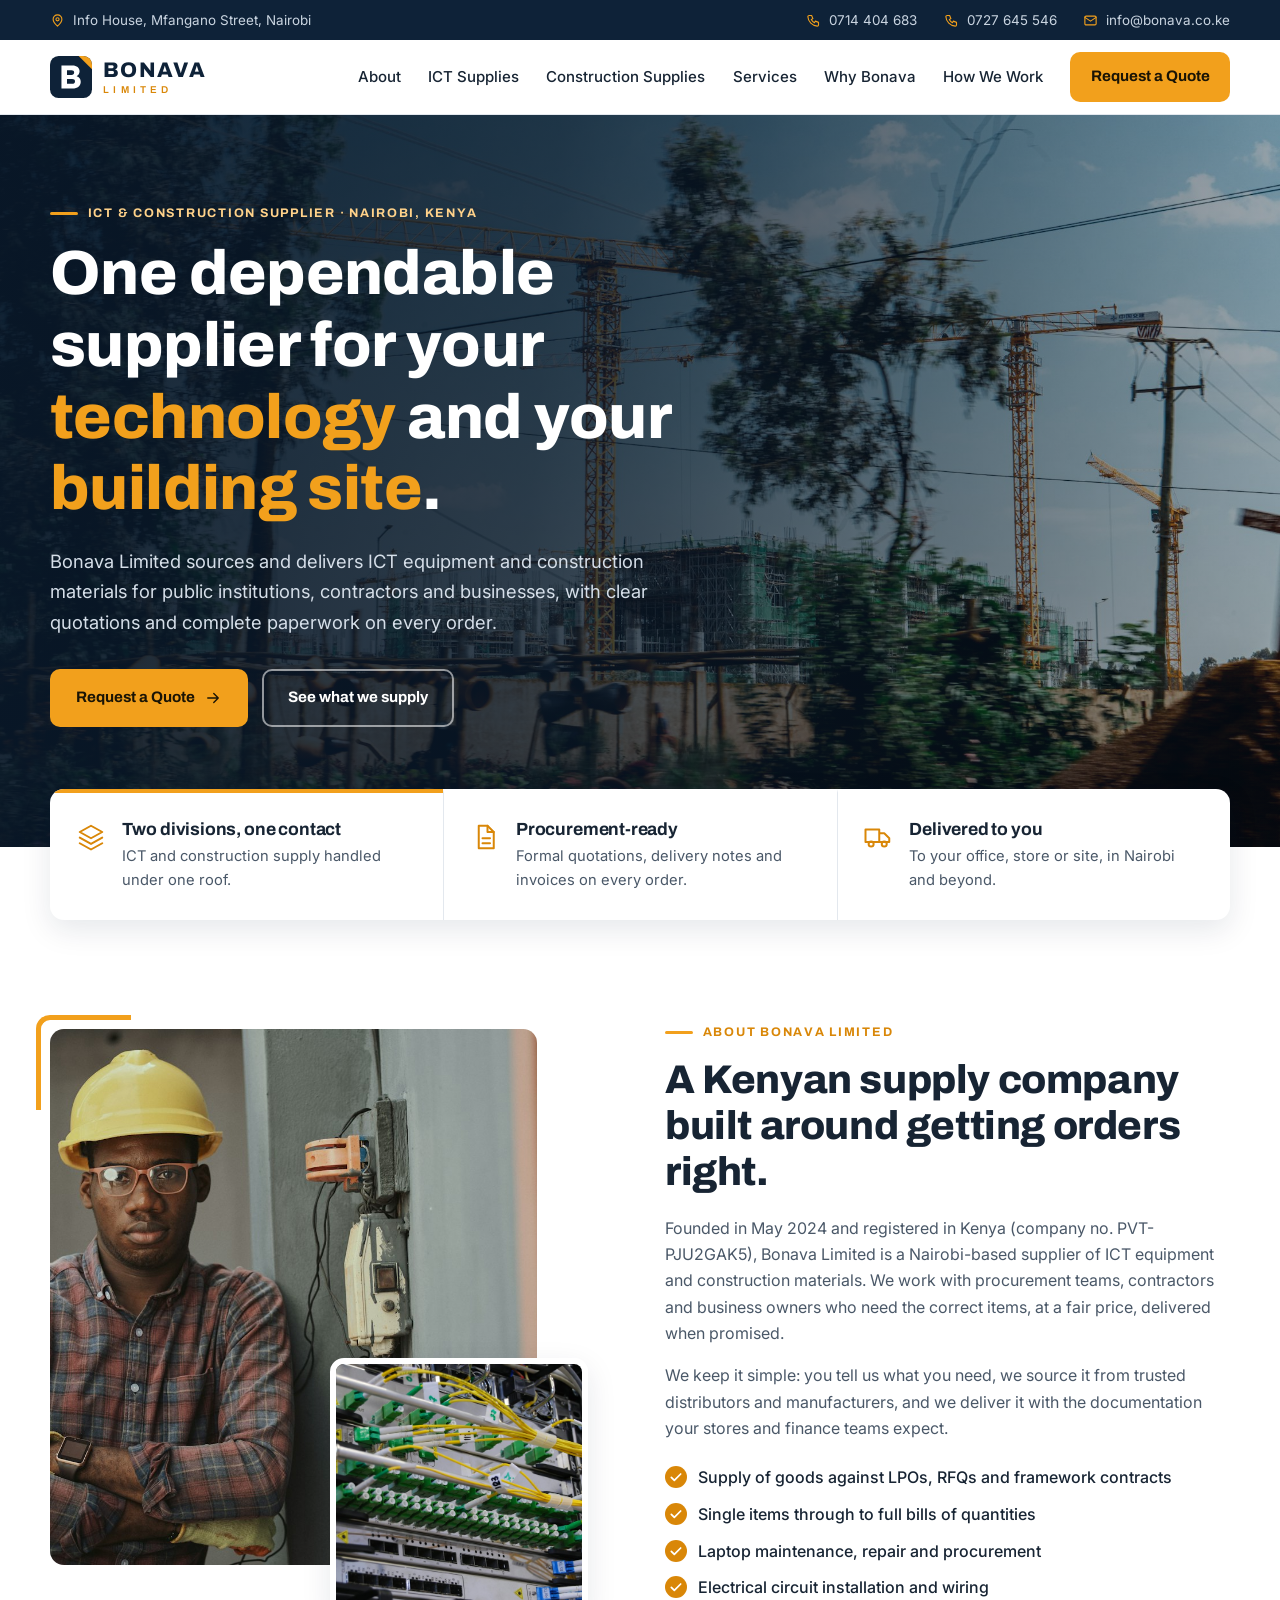
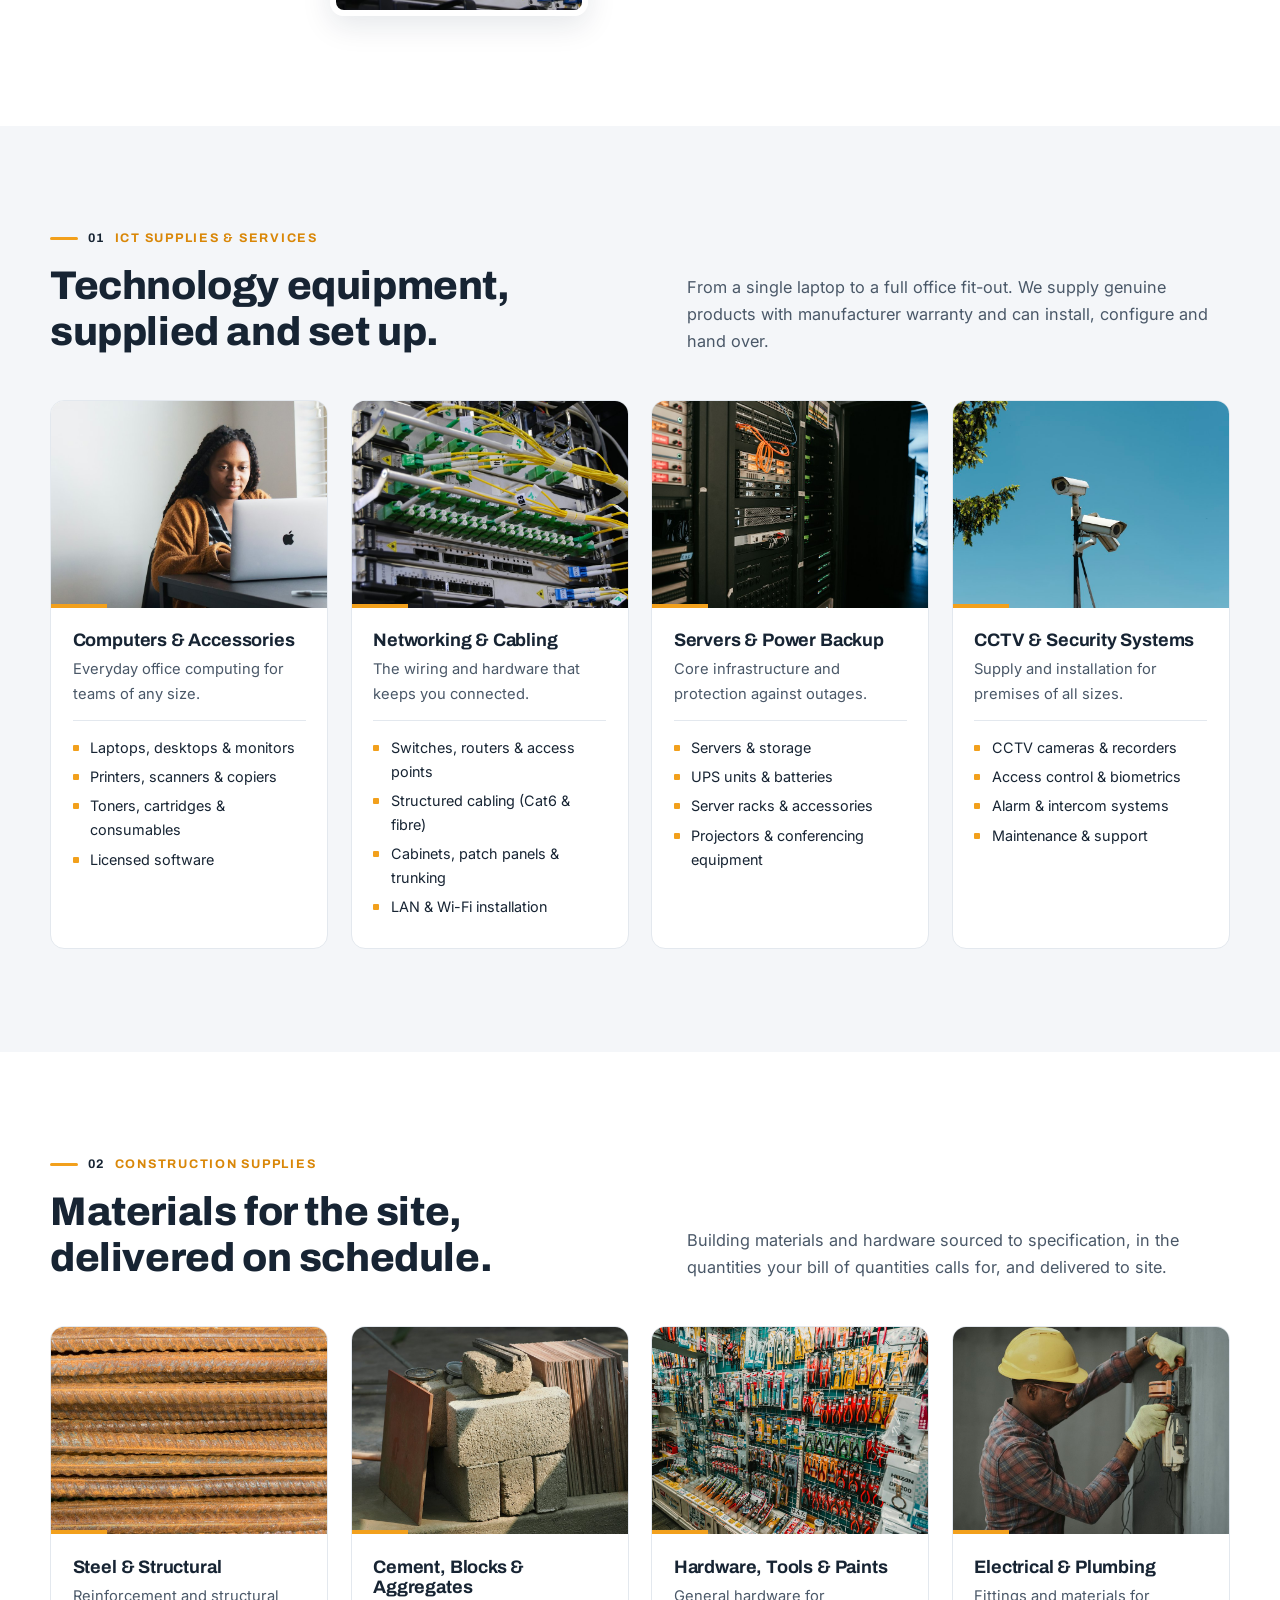
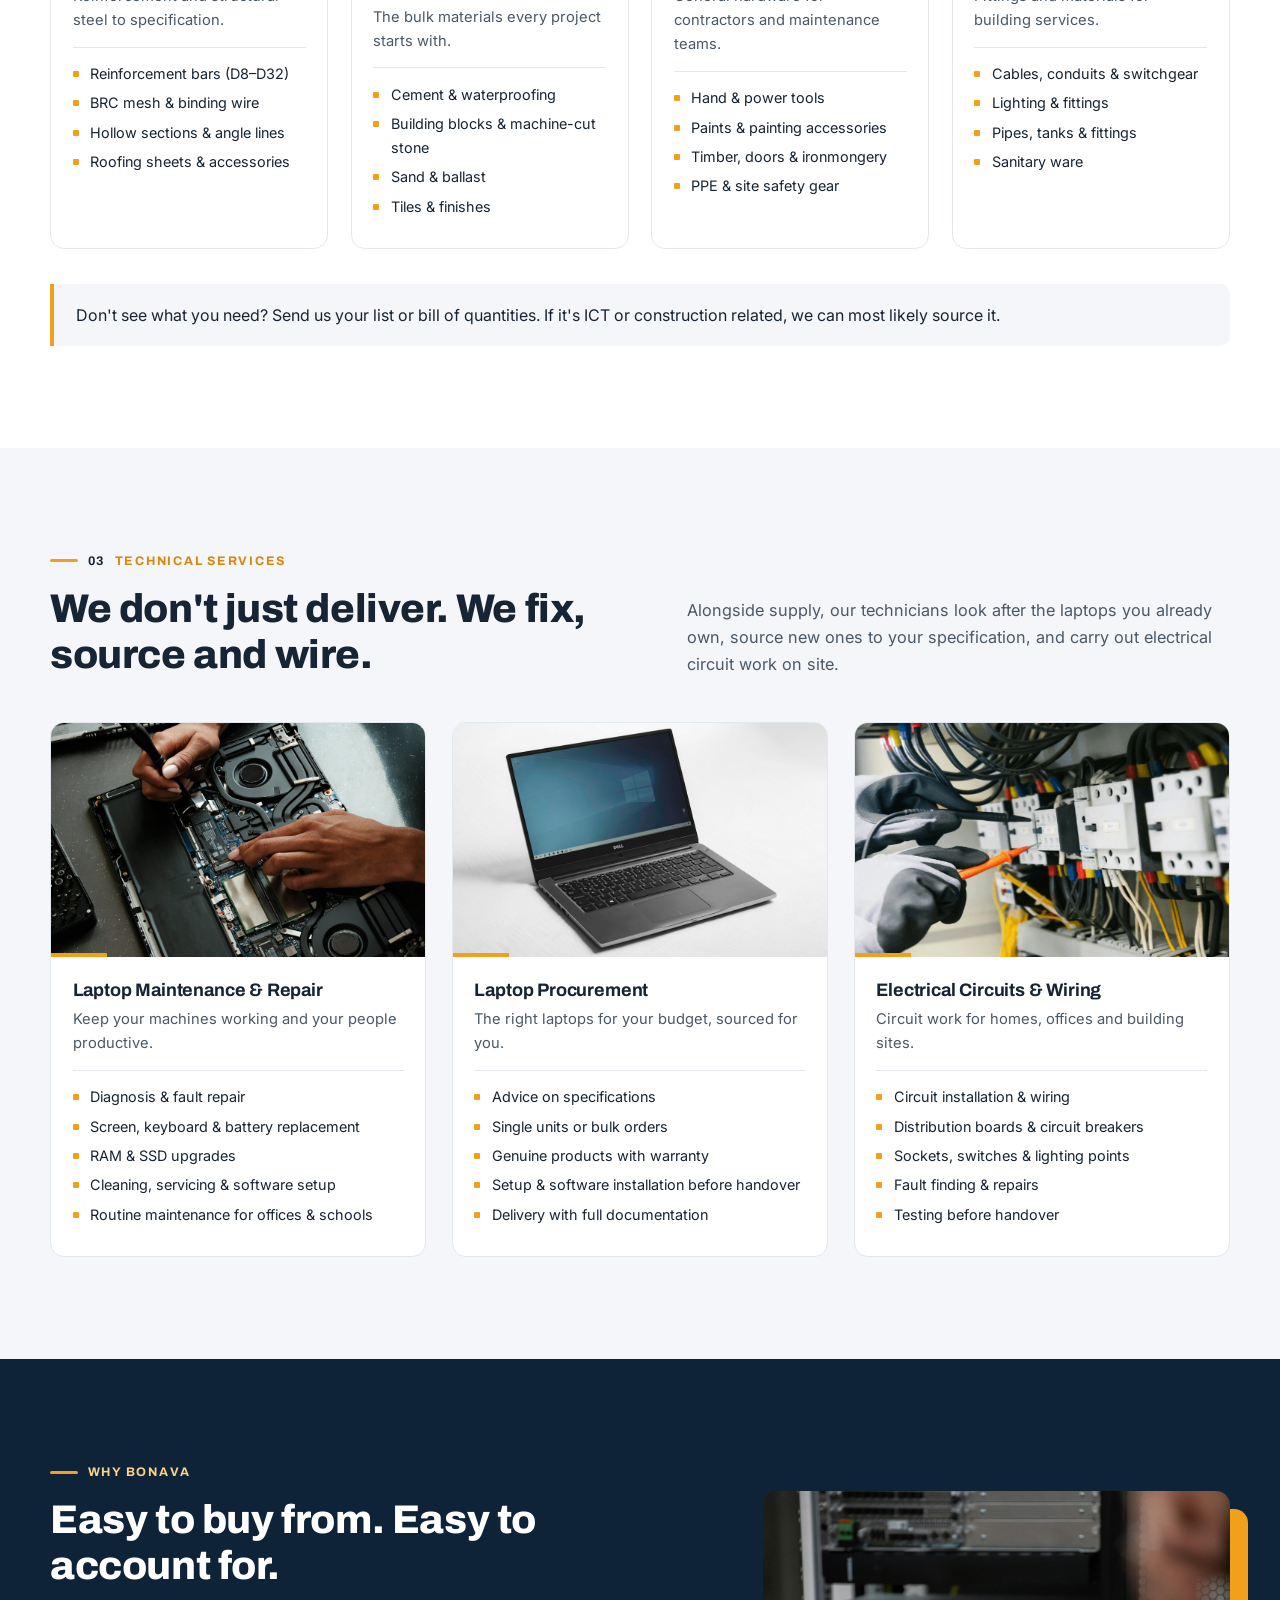
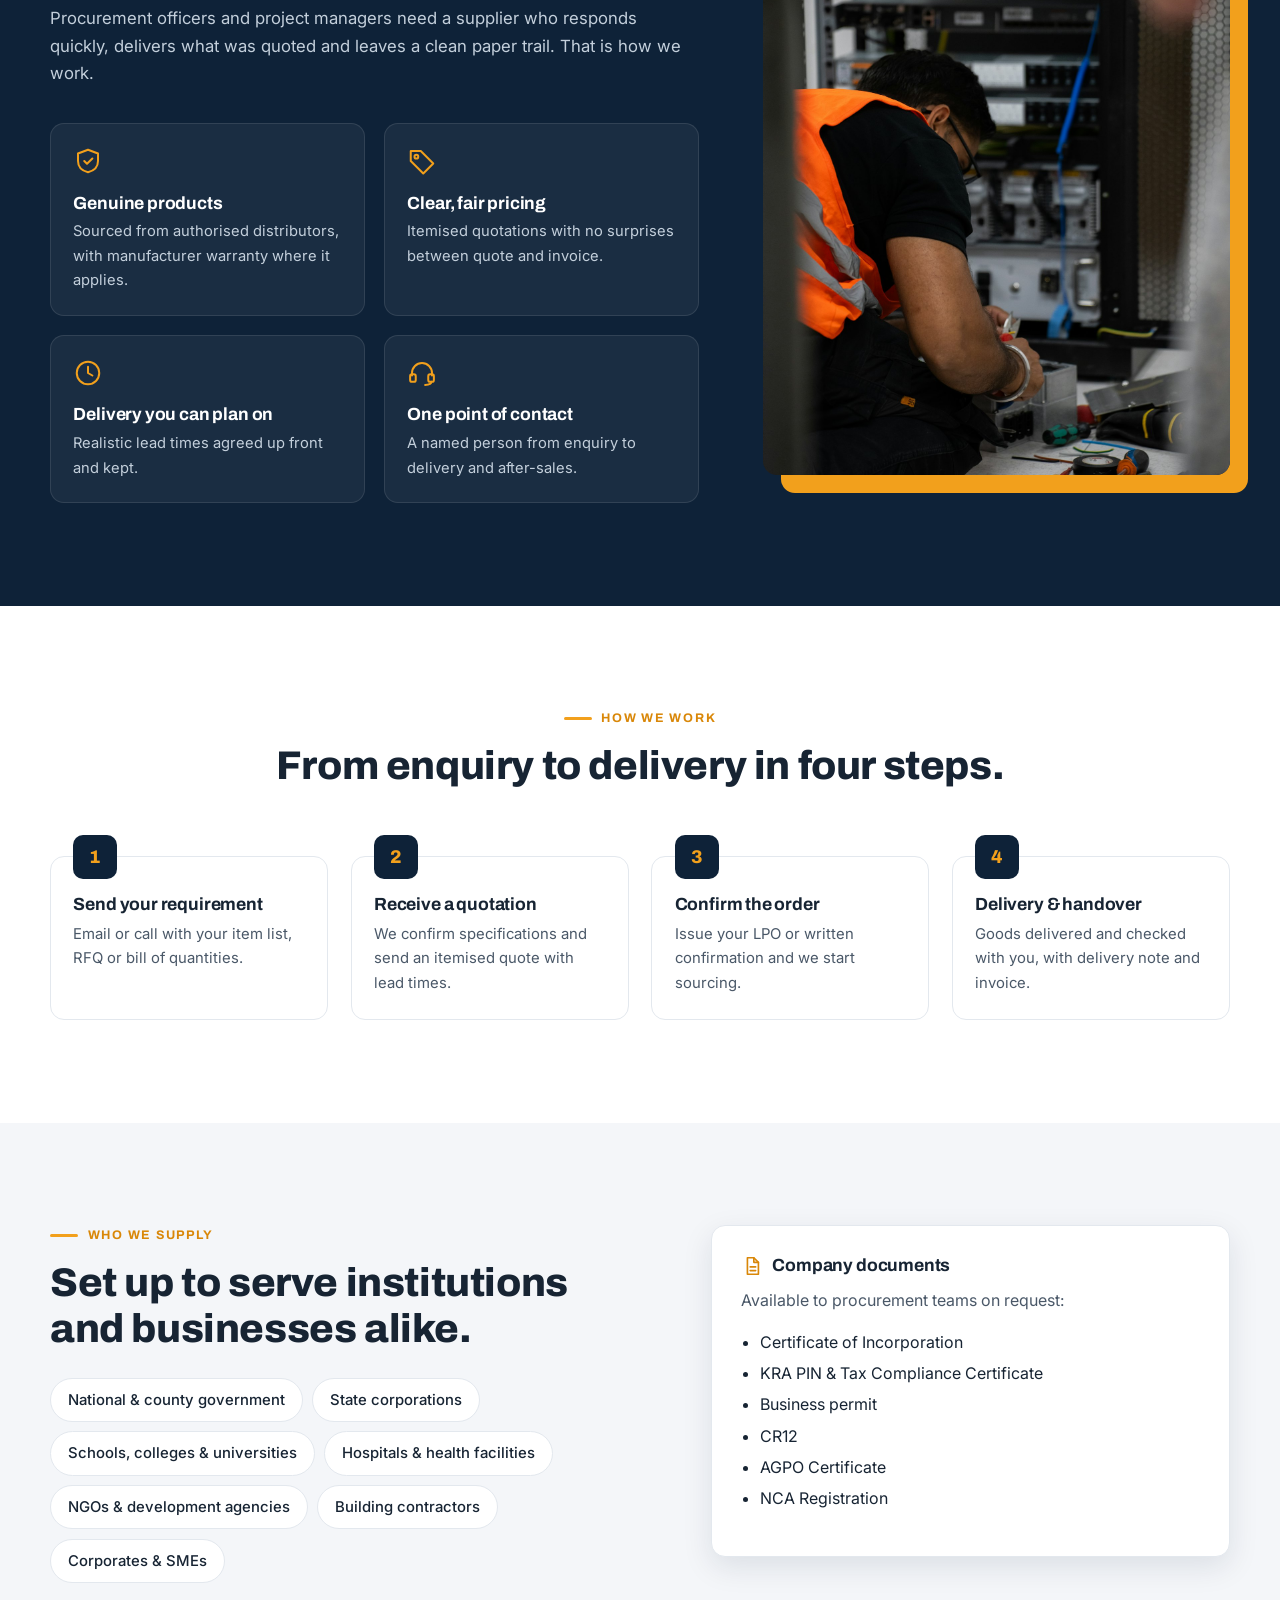
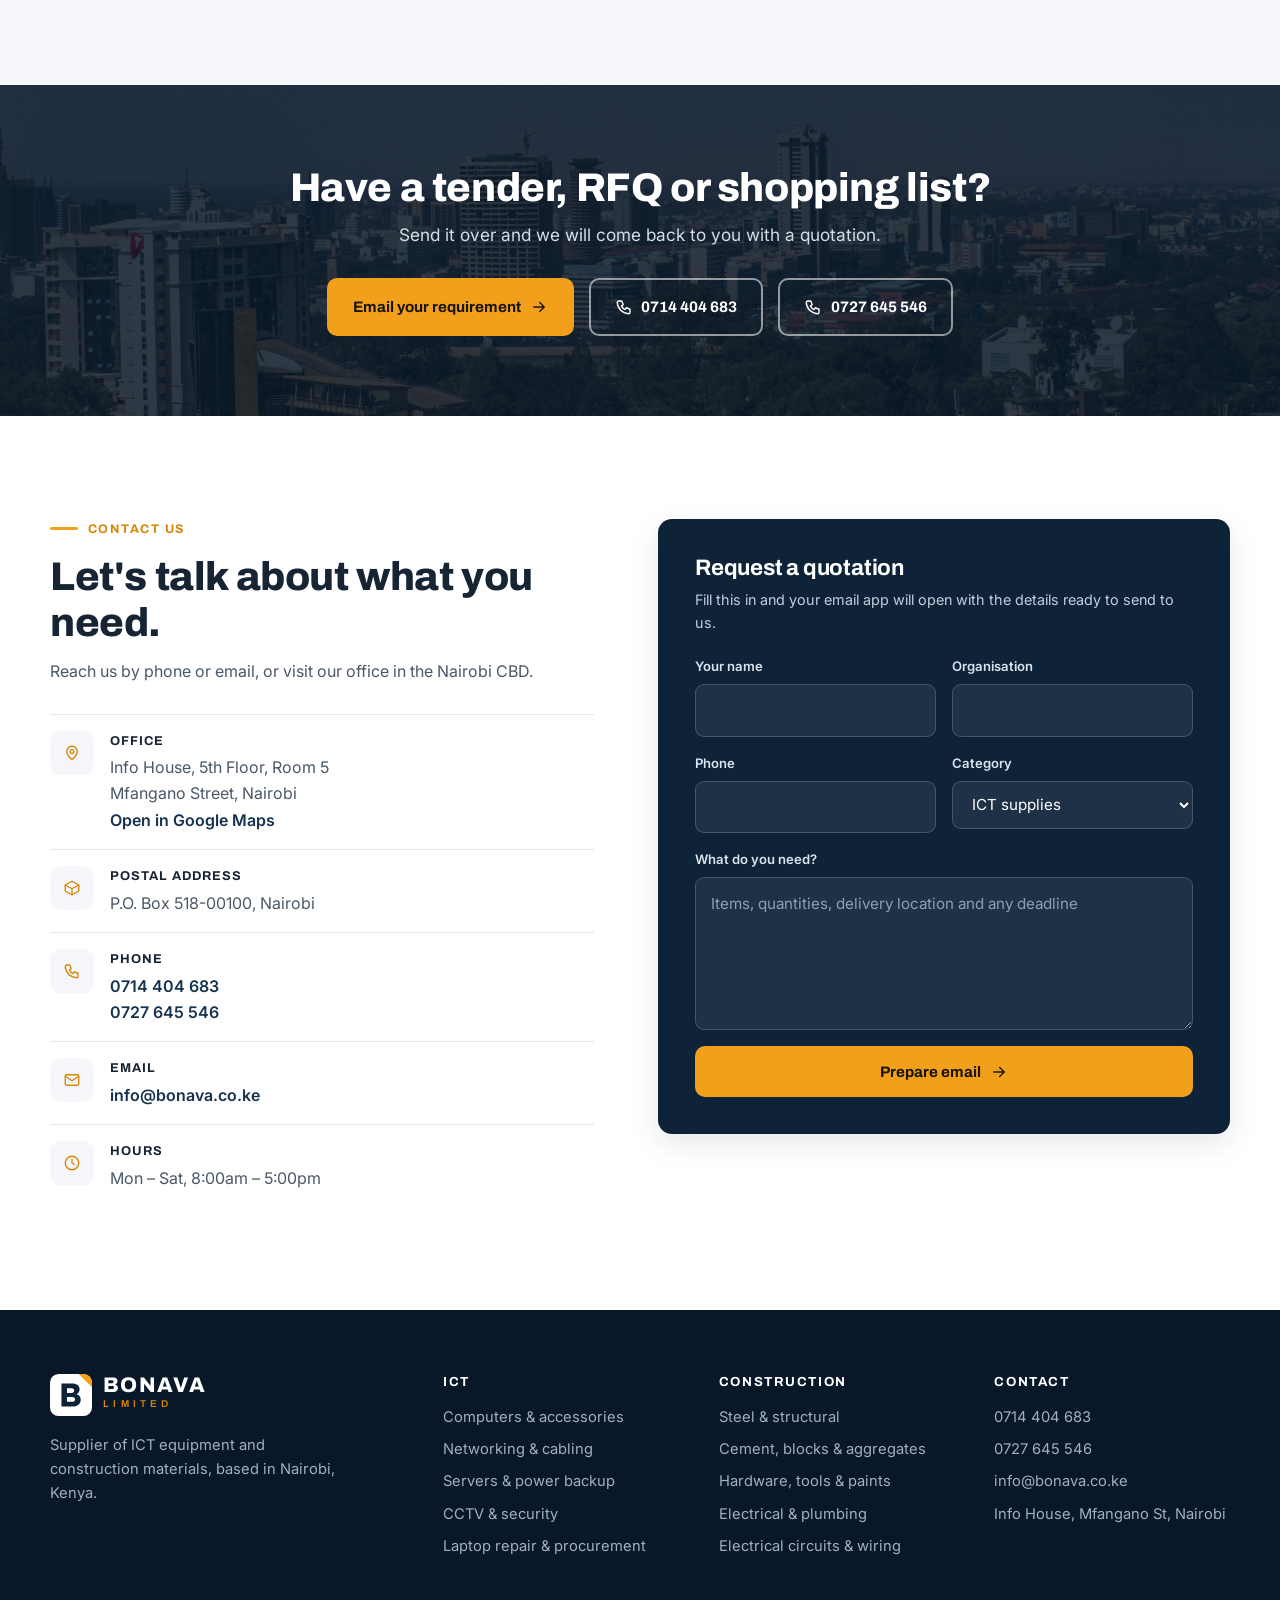
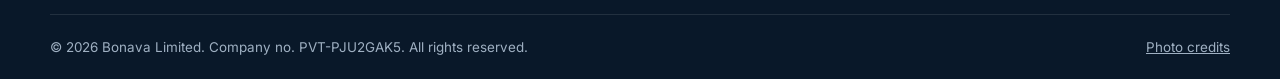
<file: index.html>
<!doctype html>
<html lang="en">
<head>
<meta charset="utf-8">
<meta name="viewport" content="width=device-width, initial-scale=1">
<title>Bonava Limited | ICT &amp; Construction Supplies, Nairobi</title>
<meta name="description" content="Bonava Limited is a Nairobi-based supplier of ICT equipment and construction materials. Computers, networking, CCTV, steel, cement and hardware, plus laptop maintenance, laptop procurement and electrical circuit work.">
<meta property="og:title" content="Bonava Limited | ICT &amp; Construction Supplies">
<meta property="og:description" content="Nairobi-based supplier of ICT equipment and construction materials for institutions, contractors and businesses.">
<meta property="og:image" content="assets/img/hero-construction-site.jpg">
<meta name="theme-color" content="#0e2238">
<link rel="icon" href="assets/favicon.svg" type="image/svg+xml">
<link rel="preconnect" href="https://fonts.googleapis.com">
<link rel="preconnect" href="https://fonts.gstatic.com" crossorigin>
<link href="https://fonts.googleapis.com/css2?family=Archivo:wght@600;700;800&family=Inter:wght@400;500;600&display=swap" rel="stylesheet">
<link rel="stylesheet" href="assets/css/style.css">
</head>
<body>

<!-- Icon sprite -->
<svg width="0" height="0" style="position:absolute" aria-hidden="true">
  <defs>
    <symbol id="i-phone" viewBox="0 0 24 24"><path d="M5 4h4l2 5-2.5 1.5a11 11 0 0 0 5 5L15 13l5 2v4a2 2 0 0 1-2 2A16 16 0 0 1 3 6a2 2 0 0 1 2-2z"/></symbol>
    <symbol id="i-mail" viewBox="0 0 24 24"><rect x="3" y="5" width="18" height="14" rx="2"/><path d="m3 7 9 6 9-6"/></symbol>
    <symbol id="i-pin" viewBox="0 0 24 24"><path d="M12 21s7-6.2 7-11a7 7 0 0 0-14 0c0 4.800 7 11 7 11z"/><circle cx="12" cy="10" r="2.500"/></symbol>
    <symbol id="i-box" viewBox="0 0 24 24"><path d="M3 8l9-5 9 5v8l-9 5-9-5z"/><path d="M3 8l9 5 9-5M12 13v8"/></symbol>
    <symbol id="i-arrow" viewBox="0 0 24 24"><path d="M5 12h14M13 6l6 6-6 6"/></symbol>
    <symbol id="i-check" viewBox="0 0 24 24"><path d="m5 12.500 4.500 4.500L19 7.500"/></symbol>
    <symbol id="i-doc" viewBox="0 0 24 24"><path d="M7 3h7l5 5v13H7z"/><path d="M14 3v5h5M10 13h6M10 17h6"/></symbol>
    <symbol id="i-truck" viewBox="0 0 24 24"><path d="M2 6h11v10H2zM13 9h4l4 4v3h-8z"/><circle cx="6.500" cy="17.500" r="2"/><circle cx="17" cy="17.500" r="2"/></symbol>
    <symbol id="i-shield" viewBox="0 0 24 24"><path d="M12 3l8 3v6c0 4.500-3.200 7.800-8 9-4.800-1.200-8-4.500-8-9V6z"/><path d="m9 12 2.200 2.200L15.500 10"/></symbol>
    <symbol id="i-tag" viewBox="0 0 24 24"><path d="M3 12V4h8l10 10-8 8z"/><circle cx="7.500" cy="8.500" r="1.500"/></symbol>
    <symbol id="i-headset" viewBox="0 0 24 24"><path d="M4 14v-2a8 8 0 0 1 16 0v2"/><rect x="2.500" y="13" width="4.500" height="6" rx="1.500"/><rect x="17" y="13" width="4.500" height="6" rx="1.500"/><path d="M19.500 19c0 1.700-2 2.500-5 2.500"/></symbol>
    <symbol id="i-layers" viewBox="0 0 24 24"><path d="m12 3 9 5-9 5-9-5z"/><path d="m3 12.500 9 5 9-5M3 17l9 5 9-5"/></symbol>
    <symbol id="i-clock" viewBox="0 0 24 24"><circle cx="12" cy="12" r="9"/><path d="M12 7v5l3.500 2"/></symbol>
  </defs>
</svg>

<!-- Top bar -->
<div class="topbar">
  <div class="wrap topbar__in">
    <span class="topbar__loc"><svg class="ico"><use href="#i-pin"/></svg> Info House, Mfangano Street, Nairobi</span>
    <span class="topbar__links">
      <a href="tel:+254714404683"><svg class="ico"><use href="#i-phone"/></svg> 0714 404 683</a>
      <a href="tel:+254727645546"><svg class="ico"><use href="#i-phone"/></svg> 0727 645 546</a>
      <a class="topbar__mail" href="mailto:info@bonava.co.ke"><svg class="ico"><use href="#i-mail"/></svg> info@bonava.co.ke</a>
    </span>
  </div>
</div>

<!-- Header -->
<header class="header" id="top">
  <div class="wrap header__in">
    <a class="logo" href="#top" aria-label="Bonava Limited home">
      <svg class="logo__mark" viewBox="0 0 44 44" aria-hidden="true">
        <rect width="44" height="44" rx="9" fill="#0e2238"/>
        <path d="M12 10h11.500c4.600 0 7.500 2.400 7.500 6.100 0 2.300-1.200 4.100-3.100 5 2.700.8 4.300 2.900 4.300 5.800 0 4.300-3.300 7.100-8.500 7.100H12z" fill="#fff"/>
        <path d="M17.800 14.800v5h4.700c1.800 0 2.800-.9 2.800-2.500s-1-2.500-2.800-2.500zM17.800 24.200v5h5.300c2 0 3.100-.9 3.100-2.500s-1.100-2.500-3.100-2.500z" fill="#0e2238"/>
        <path d="M30 0h5a9 9 0 0 1 9 9v5z" fill="#f2a01c"/>
      </svg>
      <span class="logo__text"><b>BONAVA</b><i>LIMITED</i></span>
    </a>
    <button class="nav-toggle" aria-label="Open menu" aria-expanded="false" aria-controls="nav"><span></span><span></span><span></span></button>
    <nav class="nav" id="nav">
      <a href="#about">About</a>
      <a href="#ict">ICT Supplies</a>
      <a href="#construction">Construction Supplies</a>
      <a href="#services">Services</a>
      <a href="#why">Why Bonava</a>
      <a href="#process">How We Work</a>
      <a class="btn btn--amber nav__cta" href="#contact">Request a Quote</a>
    </nav>
  </div>
</header>

<main>

<!-- Hero -->
<section class="hero">
  <img class="hero__bg" src="assets/img/hero-construction-site.jpg" alt="Tower cranes working on a large construction site" fetchpriority="high">
  <div class="hero__shade"></div>
  <div class="wrap hero__in">
    <p class="eyebrow eyebrow--light">ICT &amp; Construction Supplier · Nairobi, Kenya</p>
    <h1>One dependable supplier for your <em>technology</em> and your <em>building site</em>.</h1>
    <p class="hero__lead">Bonava Limited sources and delivers ICT equipment and construction materials for public institutions, contractors and businesses, with clear quotations and complete paperwork on every order.</p>
    <div class="hero__cta">
      <a class="btn btn--amber" href="#contact">Request a Quote <svg class="ico"><use href="#i-arrow"/></svg></a>
      <a class="btn btn--ghost" href="#ict">See what we supply</a>
    </div>
  </div>
</section>

<!-- Promise strip -->
<section class="strip">
  <div class="wrap strip__grid">
    <div class="strip__item"><svg class="ico ico--lg"><use href="#i-layers"/></svg><div><h3>Two divisions, one contact</h3><p>ICT and construction supply handled under one roof.</p></div></div>
    <div class="strip__item"><svg class="ico ico--lg"><use href="#i-doc"/></svg><div><h3>Procurement-ready</h3><p>Formal quotations, delivery notes and invoices on every order.</p></div></div>
    <div class="strip__item"><svg class="ico ico--lg"><use href="#i-truck"/></svg><div><h3>Delivered to you</h3><p>To your office, store or site, in Nairobi and beyond.</p></div></div>
  </div>
</section>

<!-- About -->
<section class="section" id="about">
  <div class="wrap about">
    <div class="about__media">
      <img class="about__img about__img--a" src="assets/img/engineer-portrait.jpg" alt="Engineer in a hard hat on a building site" loading="lazy">
      <img class="about__img about__img--b" src="assets/img/fibre-network.jpg" alt="Fibre optic cables connected to network equipment" loading="lazy">
    </div>
    <div class="about__text">
      <p class="eyebrow">About Bonava Limited</p>
      <h2>A Kenyan supply company built around getting orders right.</h2>
      <p>Founded in May 2024 and registered in Kenya (company no. PVT-PJU2GAK5), Bonava Limited is a Nairobi-based supplier of ICT equipment and construction materials. We work with procurement teams, contractors and business owners who need the correct items, at a fair price, delivered when promised.</p>
      <p>We keep it simple: you tell us what you need, we source it from trusted distributors and manufacturers, and we deliver it with the documentation your stores and finance teams expect.</p>
      <ul class="ticks">
        <li><svg class="ico"><use href="#i-check"/></svg> Supply of goods against LPOs, RFQs and framework contracts</li>
        <li><svg class="ico"><use href="#i-check"/></svg> Single items through to full bills of quantities</li>
        <li><svg class="ico"><use href="#i-check"/></svg> Laptop maintenance, repair and procurement</li>
        <li><svg class="ico"><use href="#i-check"/></svg> Electrical circuit installation and wiring</li>
      </ul>
    </div>
  </div>
</section>

<!-- Divisions -->
<section class="section section--tint" id="ict">
  <div class="wrap">
    <div class="sec-head">
      <div>
        <p class="eyebrow"><span class="num">01</span> ICT Supplies &amp; Services</p>
        <h2>Technology equipment, supplied and set up.</h2>
      </div>
      <p class="sec-head__lead">From a single laptop to a full office fit-out. We supply genuine products with manufacturer warranty and can install, configure and hand over.</p>
    </div>
    <div class="cards">
      <article class="card">
        <div class="card__img"><img src="assets/img/laptop-user.jpg" alt="Woman working on a laptop at a desk" loading="lazy"></div>
        <div class="card__body">
          <h3>Computers &amp; Accessories</h3>
          <p>Everyday office computing for teams of any size.</p>
          <ul><li>Laptops, desktops &amp; monitors</li><li>Printers, scanners &amp; copiers</li><li>Toners, cartridges &amp; consumables</li><li>Licensed software</li></ul>
        </div>
      </article>
      <article class="card">
        <div class="card__img"><img src="assets/img/fibre-network.jpg" alt="Fibre optic patch cables in a network switch" loading="lazy"></div>
        <div class="card__body">
          <h3>Networking &amp; Cabling</h3>
          <p>The wiring and hardware that keeps you connected.</p>
          <ul><li>Switches, routers &amp; access points</li><li>Structured cabling (Cat6 &amp; fibre)</li><li>Cabinets, patch panels &amp; trunking</li><li>LAN &amp; Wi-Fi installation</li></ul>
        </div>
      </article>
      <article class="card">
        <div class="card__img"><img src="assets/img/server-rack.jpg" alt="Servers mounted in a rack" loading="lazy"></div>
        <div class="card__body">
          <h3>Servers &amp; Power Backup</h3>
          <p>Core infrastructure and protection against outages.</p>
          <ul><li>Servers &amp; storage</li><li>UPS units &amp; batteries</li><li>Server racks &amp; accessories</li><li>Projectors &amp; conferencing equipment</li></ul>
        </div>
      </article>
      <article class="card">
        <div class="card__img"><img src="assets/img/cctv-cameras.jpg" alt="Two CCTV cameras mounted on a pole" loading="lazy"></div>
        <div class="card__body">
          <h3>CCTV &amp; Security Systems</h3>
          <p>Supply and installation for premises of all sizes.</p>
          <ul><li>CCTV cameras &amp; recorders</li><li>Access control &amp; biometrics</li><li>Alarm &amp; intercom systems</li><li>Maintenance &amp; support</li></ul>
        </div>
      </article>
    </div>
  </div>
</section>

<section class="section" id="construction">
  <div class="wrap">
    <div class="sec-head">
      <div>
        <p class="eyebrow"><span class="num">02</span> Construction Supplies</p>
        <h2>Materials for the site, delivered on schedule.</h2>
      </div>
      <p class="sec-head__lead">Building materials and hardware sourced to specification, in the quantities your bill of quantities calls for, and delivered to site.</p>
    </div>
    <div class="cards">
      <article class="card">
        <div class="card__img"><img src="assets/img/steel-rebar.jpg" alt="Stacked steel reinforcement bars" loading="lazy"></div>
        <div class="card__body">
          <h3>Steel &amp; Structural</h3>
          <p>Reinforcement and structural steel to specification.</p>
          <ul><li>Reinforcement bars (D8–D32)</li><li>BRC mesh &amp; binding wire</li><li>Hollow sections &amp; angle lines</li><li>Roofing sheets &amp; accessories</li></ul>
        </div>
      </article>
      <article class="card">
        <div class="card__img"><img src="assets/img/concrete-blocks.jpg" alt="Concrete blocks and tiles stacked on a site" loading="lazy"></div>
        <div class="card__body">
          <h3>Cement, Blocks &amp; Aggregates</h3>
          <p>The bulk materials every project starts with.</p>
          <ul><li>Cement &amp; waterproofing</li><li>Building blocks &amp; machine-cut stone</li><li>Sand &amp; ballast</li><li>Tiles &amp; finishes</li></ul>
        </div>
      </article>
      <article class="card">
        <div class="card__img"><img src="assets/img/hardware-tools.jpg" alt="Wall display of hand tools in a hardware store" loading="lazy"></div>
        <div class="card__body">
          <h3>Hardware, Tools &amp; Paints</h3>
          <p>General hardware for contractors and maintenance teams.</p>
          <ul><li>Hand &amp; power tools</li><li>Paints &amp; painting accessories</li><li>Timber, doors &amp; ironmongery</li><li>PPE &amp; site safety gear</li></ul>
        </div>
      </article>
      <article class="card">
        <div class="card__img"><img src="assets/img/electrical-works.jpg" alt="Technician in a hard hat working on an electrical panel" loading="lazy"></div>
        <div class="card__body">
          <h3>Electrical &amp; Plumbing</h3>
          <p>Fittings and materials for building services.</p>
          <ul><li>Cables, conduits &amp; switchgear</li><li>Lighting &amp; fittings</li><li>Pipes, tanks &amp; fittings</li><li>Sanitary ware</li></ul>
        </div>
      </article>
    </div>
    <p class="note">Don't see what you need? Send us your list or bill of quantities. If it's ICT or construction related, we can most likely source it.</p>
  </div>
</section>

<!-- Technical services -->
<section class="section section--tint" id="services">
  <div class="wrap">
    <div class="sec-head">
      <div>
        <p class="eyebrow"><span class="num">03</span> Technical Services</p>
        <h2>We don't just deliver. We fix, source and wire.</h2>
      </div>
      <p class="sec-head__lead">Alongside supply, our technicians look after the laptops you already own, source new ones to your specification, and carry out electrical circuit work on site.</p>
    </div>
    <div class="cards cards--3">
      <article class="card">
        <div class="card__img"><img src="assets/img/laptop-repair.jpg" alt="Technician's hands repairing the inside of a laptop with a screwdriver" loading="lazy"></div>
        <div class="card__body">
          <h3>Laptop Maintenance &amp; Repair</h3>
          <p>Keep your machines working and your people productive.</p>
          <ul><li>Diagnosis &amp; fault repair</li><li>Screen, keyboard &amp; battery replacement</li><li>RAM &amp; SSD upgrades</li><li>Cleaning, servicing &amp; software setup</li><li>Routine maintenance for offices &amp; schools</li></ul>
        </div>
      </article>
      <article class="card">
        <div class="card__img"><img src="assets/img/laptop-supply.jpg" alt="New laptop open on a white surface" loading="lazy"></div>
        <div class="card__body">
          <h3>Laptop Procurement</h3>
          <p>The right laptops for your budget, sourced for you.</p>
          <ul><li>Advice on specifications</li><li>Single units or bulk orders</li><li>Genuine products with warranty</li><li>Setup &amp; software installation before handover</li><li>Delivery with full documentation</li></ul>
        </div>
      </article>
      <article class="card">
        <div class="card__img"><img src="assets/img/electrical-circuits.jpg" alt="Electrician testing circuits in an electrical panel with a multimeter" loading="lazy"></div>
        <div class="card__body">
          <h3>Electrical Circuits &amp; Wiring</h3>
          <p>Circuit work for homes, offices and building sites.</p>
          <ul><li>Circuit installation &amp; wiring</li><li>Distribution boards &amp; circuit breakers</li><li>Sockets, switches &amp; lighting points</li><li>Fault finding &amp; repairs</li><li>Testing before handover</li></ul>
        </div>
      </article>
    </div>
  </div>
</section>

<!-- Why -->
<section class="section section--navy" id="why">
  <div class="wrap why">
    <div class="why__text">
      <p class="eyebrow eyebrow--light">Why Bonava</p>
      <h2>Easy to buy from. Easy to account for.</h2>
      <p class="why__lead">Procurement officers and project managers need a supplier who responds quickly, delivers what was quoted and leaves a clean paper trail. That is how we work.</p>
      <div class="why__grid">
        <div class="why__item"><svg class="ico ico--lg"><use href="#i-shield"/></svg><h3>Genuine products</h3><p>Sourced from authorised distributors, with manufacturer warranty where it applies.</p></div>
        <div class="why__item"><svg class="ico ico--lg"><use href="#i-tag"/></svg><h3>Clear, fair pricing</h3><p>Itemised quotations with no surprises between quote and invoice.</p></div>
        <div class="why__item"><svg class="ico ico--lg"><use href="#i-clock"/></svg><h3>Delivery you can plan on</h3><p>Realistic lead times agreed up front and kept.</p></div>
        <div class="why__item"><svg class="ico ico--lg"><use href="#i-headset"/></svg><h3>One point of contact</h3><p>A named person from enquiry to delivery and after-sales.</p></div>
      </div>
    </div>
    <div class="why__media">
      <img src="assets/img/technician.jpg" alt="Technician working on equipment in a server cabinet" loading="lazy">
    </div>
  </div>
</section>

<!-- Process -->
<section class="section" id="process">
  <div class="wrap">
    <div class="sec-head sec-head--center">
      <div>
        <p class="eyebrow">How we work</p>
        <h2>From enquiry to delivery in four steps.</h2>
      </div>
    </div>
    <ol class="steps">
      <li><span class="steps__n">1</span><h3>Send your requirement</h3><p>Email or call with your item list, RFQ or bill of quantities.</p></li>
      <li><span class="steps__n">2</span><h3>Receive a quotation</h3><p>We confirm specifications and send an itemised quote with lead times.</p></li>
      <li><span class="steps__n">3</span><h3>Confirm the order</h3><p>Issue your LPO or written confirmation and we start sourcing.</p></li>
      <li><span class="steps__n">4</span><h3>Delivery &amp; handover</h3><p>Goods delivered and checked with you, with delivery note and invoice.</p></li>
    </ol>
  </div>
</section>

<!-- Sectors + Credentials -->
<section class="section section--tint" id="credentials">
  <div class="wrap two">
    <div>
      <p class="eyebrow">Who we supply</p>
      <h2>Set up to serve institutions and businesses alike.</h2>
      <ul class="chips">
        <li>National &amp; county government</li>
        <li>State corporations</li>
        <li>Schools, colleges &amp; universities</li>
        <li>Hospitals &amp; health facilities</li>
        <li>NGOs &amp; development agencies</li>
        <li>Building contractors</li>
        <li>Corporates &amp; SMEs</li>
      </ul>
    </div>
    <div class="creds">
      <h3><svg class="ico"><use href="#i-doc"/></svg> Company documents</h3>
      <p>Available to procurement teams on request:</p>
      <ul>
        <li>Certificate of Incorporation</li>
        <li>KRA PIN &amp; Tax Compliance Certificate</li>
        <li>Business permit</li>
        <li>CR12</li>
        <li>AGPO Certificate</li>
        <li>NCA Registration</li>
      </ul>
    </div>
  </div>
</section>

<!-- CTA band -->
<section class="band">
  <img class="band__bg" src="assets/img/nairobi-skyline.jpg" alt="Nairobi city skyline on a clear day" loading="lazy">
  <div class="band__shade"></div>
  <div class="wrap band__in">
    <h2>Have a tender, RFQ or shopping list?</h2>
    <p>Send it over and we will come back to you with a quotation.</p>
    <div class="hero__cta">
      <a class="btn btn--amber" href="mailto:info@bonava.co.ke?subject=Request%20for%20Quotation">Email your requirement <svg class="ico"><use href="#i-arrow"/></svg></a>
      <a class="btn btn--ghost" href="tel:+254714404683"><svg class="ico"><use href="#i-phone"/></svg> 0714 404 683</a>
      <a class="btn btn--ghost" href="tel:+254727645546"><svg class="ico"><use href="#i-phone"/></svg> 0727 645 546</a>
    </div>
  </div>
</section>

<!-- Contact -->
<section class="section" id="contact">
  <div class="wrap contact">
    <div class="contact__info">
      <p class="eyebrow">Contact us</p>
      <h2>Let's talk about what you need.</h2>
      <p>Reach us by phone or email, or visit our office in the Nairobi CBD.</p>
      <ul class="contact__list">
        <li><span class="contact__ico"><svg class="ico"><use href="#i-pin"/></svg></span><div><b>Office</b>Info House, 5th Floor, Room 5<br>Mfangano Street, Nairobi<br><a href="https://www.google.com/maps/search/?api=1&query=Info+House+Mfangano+Street+Nairobi" target="_blank" rel="noopener">Open in Google Maps</a></div></li>
        <li><span class="contact__ico"><svg class="ico"><use href="#i-box"/></svg></span><div><b>Postal address</b>P.O. Box 518-00100, Nairobi</div></li>
        <li><span class="contact__ico"><svg class="ico"><use href="#i-phone"/></svg></span><div><b>Phone</b><a href="tel:+254714404683">0714 404 683</a><br><a href="tel:+254727645546">0727 645 546</a></div></li>
        <li><span class="contact__ico"><svg class="ico"><use href="#i-mail"/></svg></span><div><b>Email</b><a href="mailto:info@bonava.co.ke">info@bonava.co.ke</a></div></li>
        <li><span class="contact__ico"><svg class="ico"><use href="#i-clock"/></svg></span><div><b>Hours</b>Mon – Sat, 8:00am – 5:00pm</div></li>
      </ul>
    </div>
    <form class="quote" id="quote-form">
      <h3>Request a quotation</h3>
      <p class="quote__hint">Fill this in and your email app will open with the details ready to send to us.</p>
      <div class="quote__row">
        <label>Your name<input name="name" required autocomplete="name"></label>
        <label>Organisation<input name="org" autocomplete="organization"></label>
      </div>
      <div class="quote__row">
        <label>Phone<input name="phone" type="tel" autocomplete="tel"></label>
        <label>Category
          <select name="cat">
            <option>ICT supplies</option>
            <option>Construction supplies</option>
            <option>Laptop maintenance or procurement</option>
            <option>Electrical circuits &amp; wiring</option>
            <option>Both</option>
          </select>
        </label>
      </div>
      <label>What do you need?<textarea name="msg" rows="5" required placeholder="Items, quantities, delivery location and any deadline"></textarea></label>
      <button class="btn btn--amber btn--block" type="submit">Prepare email <svg class="ico"><use href="#i-arrow"/></svg></button>
    </form>
  </div>
</section>

</main>

<footer class="footer">
  <div class="wrap footer__grid">
    <div>
      <a class="logo logo--light" href="#top">
        <svg class="logo__mark" viewBox="0 0 44 44" aria-hidden="true">
          <rect width="44" height="44" rx="9" fill="#fff"/>
          <path d="M12 10h11.500c4.600 0 7.500 2.400 7.500 6.100 0 2.300-1.200 4.100-3.100 5 2.700.8 4.300 2.900 4.300 5.800 0 4.300-3.300 7.100-8.500 7.100H12z" fill="#0e2238"/>
          <path d="M17.800 14.800v5h4.700c1.800 0 2.800-.9 2.800-2.500s-1-2.500-2.800-2.500zM17.800 24.200v5h5.300c2 0 3.100-.9 3.100-2.500s-1.100-2.500-3.100-2.500z" fill="#fff"/>
          <path d="M30 0h5a9 9 0 0 1 9 9v5z" fill="#f2a01c"/>
        </svg>
        <span class="logo__text"><b>BONAVA</b><i>LIMITED</i></span>
      </a>
      <p class="footer__about">Supplier of ICT equipment and construction materials, based in Nairobi, Kenya.</p>
    </div>
    <div>
      <h4>ICT</h4>
      <a href="#ict">Computers &amp; accessories</a>
      <a href="#ict">Networking &amp; cabling</a>
      <a href="#ict">Servers &amp; power backup</a>
      <a href="#ict">CCTV &amp; security</a>
      <a href="#services">Laptop repair &amp; procurement</a>
    </div>
    <div>
      <h4>Construction</h4>
      <a href="#construction">Steel &amp; structural</a>
      <a href="#construction">Cement, blocks &amp; aggregates</a>
      <a href="#construction">Hardware, tools &amp; paints</a>
      <a href="#construction">Electrical &amp; plumbing</a>
      <a href="#services">Electrical circuits &amp; wiring</a>
    </div>
    <div>
      <h4>Contact</h4>
      <a href="tel:+254714404683">0714 404 683</a>
      <a href="tel:+254727645546">0727 645 546</a>
      <a href="mailto:info@bonava.co.ke">info@bonava.co.ke</a>
      <span>Info House, Mfangano St, Nairobi</span>
    </div>
  </div>
  <div class="wrap footer__base">
    <span>© <span id="year">2026</span> Bonava Limited. Company no. PVT-PJU2GAK5. All rights reserved.</span>
    <a href="credits.html">Photo credits</a>
  </div>
</footer>

<script src="assets/js/main.js"></script>
</body>
</html>
</file>
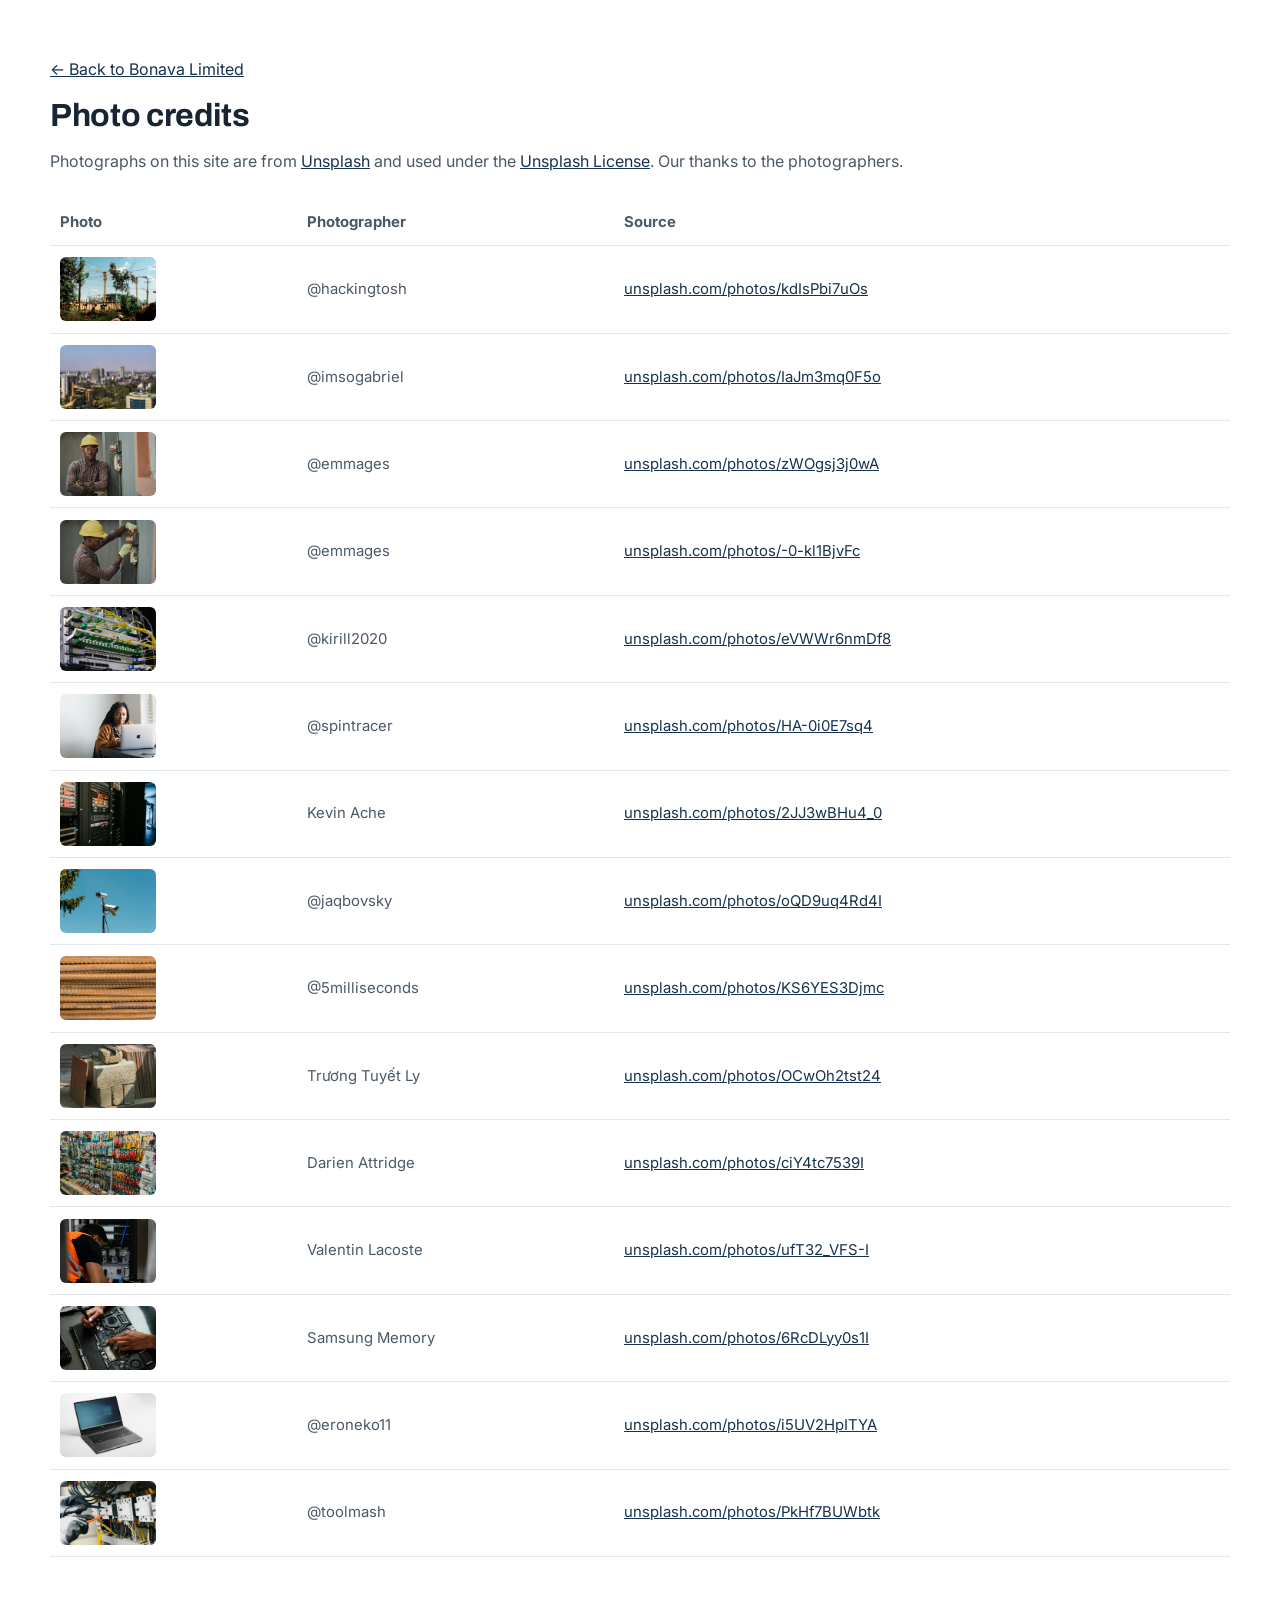
<file: credits.html>
<!doctype html>
<html lang="en">
<head>
<meta charset="utf-8">
<meta name="viewport" content="width=device-width, initial-scale=1">
<title>Photo credits | Bonava Limited</title>
<meta name="robots" content="noindex">
<link rel="icon" href="assets/favicon.svg" type="image/svg+xml">
<link href="https://fonts.googleapis.com/css2?family=Archivo:wght@600;700;800&family=Inter:wght@400;500;600&display=swap" rel="stylesheet">
<link rel="stylesheet" href="assets/css/style.css">
</head>
<body>
<main class="wrap credits">
  <p><a href="index.html">← Back to Bonava Limited</a></p>
  <h1>Photo credits</h1>
  <p>Photographs on this site are from <a href="https://unsplash.com" rel="noopener">Unsplash</a> and used under the <a href="https://unsplash.com/license" rel="noopener">Unsplash License</a>. Our thanks to the photographers.</p>
  <table>
    <thead><tr><th>Photo</th><th>Photographer</th><th>Source</th></tr></thead>
    <tbody>
      <tr><td><img src="assets/img/hero-construction-site.jpg" alt=""></td><td>@hackingtosh</td><td><a href="https://unsplash.com/photos/kdIsPbi7uOs" rel="noopener">unsplash.com/photos/kdIsPbi7uOs</a></td></tr>
      <tr><td><img src="assets/img/nairobi-skyline.jpg" alt=""></td><td>@imsogabriel</td><td><a href="https://unsplash.com/photos/IaJm3mq0F5o" rel="noopener">unsplash.com/photos/IaJm3mq0F5o</a></td></tr>
      <tr><td><img src="assets/img/engineer-portrait.jpg" alt=""></td><td>@emmages</td><td><a href="https://unsplash.com/photos/zWOgsj3j0wA" rel="noopener">unsplash.com/photos/zWOgsj3j0wA</a></td></tr>
      <tr><td><img src="assets/img/electrical-works.jpg" alt=""></td><td>@emmages</td><td><a href="https://unsplash.com/photos/-0-kl1BjvFc" rel="noopener">unsplash.com/photos/-0-kl1BjvFc</a></td></tr>
      <tr><td><img src="assets/img/fibre-network.jpg" alt=""></td><td>@kirill2020</td><td><a href="https://unsplash.com/photos/eVWWr6nmDf8" rel="noopener">unsplash.com/photos/eVWWr6nmDf8</a></td></tr>
      <tr><td><img src="assets/img/laptop-user.jpg" alt=""></td><td>@spintracer</td><td><a href="https://unsplash.com/photos/HA-0i0E7sq4" rel="noopener">unsplash.com/photos/HA-0i0E7sq4</a></td></tr>
      <tr><td><img src="assets/img/server-rack.jpg" alt=""></td><td>Kevin Ache</td><td><a href="https://unsplash.com/photos/2JJ3wBHu4_0" rel="noopener">unsplash.com/photos/2JJ3wBHu4_0</a></td></tr>
      <tr><td><img src="assets/img/cctv-cameras.jpg" alt=""></td><td>@jaqbovsky</td><td><a href="https://unsplash.com/photos/oQD9uq4Rd4I" rel="noopener">unsplash.com/photos/oQD9uq4Rd4I</a></td></tr>
      <tr><td><img src="assets/img/steel-rebar.jpg" alt=""></td><td>@5milliseconds</td><td><a href="https://unsplash.com/photos/KS6YES3Djmc" rel="noopener">unsplash.com/photos/KS6YES3Djmc</a></td></tr>
      <tr><td><img src="assets/img/concrete-blocks.jpg" alt=""></td><td>Trương Tuyết Ly</td><td><a href="https://unsplash.com/photos/OCwOh2tst24" rel="noopener">unsplash.com/photos/OCwOh2tst24</a></td></tr>
      <tr><td><img src="assets/img/hardware-tools.jpg" alt=""></td><td>Darien Attridge</td><td><a href="https://unsplash.com/photos/ciY4tc7539I" rel="noopener">unsplash.com/photos/ciY4tc7539I</a></td></tr>
      <tr><td><img src="assets/img/technician.jpg" alt=""></td><td>Valentin Lacoste</td><td><a href="https://unsplash.com/photos/ufT32_VFS-I" rel="noopener">unsplash.com/photos/ufT32_VFS-I</a></td></tr>
      <tr><td><img src="assets/img/laptop-repair.jpg" alt=""></td><td>Samsung Memory</td><td><a href="https://unsplash.com/photos/6RcDLyy0s1I" rel="noopener">unsplash.com/photos/6RcDLyy0s1I</a></td></tr>
      <tr><td><img src="assets/img/laptop-supply.jpg" alt=""></td><td>@eroneko11</td><td><a href="https://unsplash.com/photos/i5UV2HpITYA" rel="noopener">unsplash.com/photos/i5UV2HpITYA</a></td></tr>
      <tr><td><img src="assets/img/electrical-circuits.jpg" alt=""></td><td>@toolmash</td><td><a href="https://unsplash.com/photos/PkHf7BUWbtk" rel="noopener">unsplash.com/photos/PkHf7BUWbtk</a></td></tr>
    </tbody>
  </table>
</main>
</body>
</html>
</file>
<file: assets/css/style.css>
/* Bonava Limited — site styles */
:root{
  --navy:#0e2238; --navy-2:#16324f; --ink:#172433; --body:#4a5868; --muted:#7b8794;
  --amber:#f2a01c; --amber-d:#d98708; --tint:#f4f6f9; --line:#e3e8ee; --white:#fff;
  --radius:14px; --shadow:0 10px 30px rgba(14,34,56,.10);
  --head:"Archivo","Segoe UI",Arial,sans-serif; --text:"Inter","Segoe UI",Arial,sans-serif;
}
*{box-sizing:border-box}
html{scroll-behavior:smooth;scroll-padding-top:84px}
body{margin:0;font-family:var(--text);color:var(--body);background:#fff;line-height:1.65;font-size:16px;-webkit-font-smoothing:antialiased}
img{max-width:100%;display:block}
a{color:inherit}
h1,h2,h3,h4{font-family:var(--head);color:var(--ink);margin:0;line-height:1.15;letter-spacing:-.01em}
h2{font-size:clamp(1.7rem,3.2vw,2.5rem);font-weight:800}
h3{font-size:1.1rem;font-weight:700}
p{margin:0 0 1rem}
.wrap{width:min(1180px,100% - 40px);margin-inline:auto}
.ico{width:18px;height:18px;fill:none;stroke:currentColor;stroke-width:1.8;stroke-linecap:round;stroke-linejoin:round;flex:none;vertical-align:-3px}
.ico--lg{width:30px;height:30px;stroke-width:1.6}

.eyebrow{font-family:var(--head);font-weight:700;font-size:.78rem;letter-spacing:.14em;text-transform:uppercase;color:var(--amber-d);margin:0 0 .9rem;display:flex;align-items:center;gap:.6rem}
.eyebrow::before{content:"";width:28px;height:3px;background:var(--amber);border-radius:2px}
.eyebrow--light{color:#ffd28a}
.eyebrow .num{color:var(--ink)}

.btn{display:inline-flex;align-items:center;justify-content:center;gap:.55rem;font-family:var(--head);font-weight:700;font-size:.95rem;padding:.9rem 1.5rem;border-radius:10px;text-decoration:none;border:2px solid transparent;cursor:pointer;transition:transform .15s,background .15s,border-color .15s}
.btn:hover{transform:translateY(-2px)}
.btn--amber{background:var(--amber);color:#1a1405}
.btn--amber:hover{background:#ffb236}
.btn--ghost{border-color:rgba(255,255,255,.55);color:#fff}
.btn--ghost:hover{background:rgba(255,255,255,.12);border-color:#fff}
.btn--block{width:100%}

/* Top bar */
.topbar{background:var(--navy);color:#c9d4e0;font-size:.84rem}
.topbar__in{display:flex;justify-content:space-between;align-items:center;gap:1rem;min-height:40px}
.topbar a{text-decoration:none;margin-left:1.4rem;white-space:nowrap}
.topbar a:hover{color:#fff}
.topbar .ico{width:15px;height:15px;color:var(--amber);margin-right:.25rem}

/* Header */
.header{position:sticky;top:0;z-index:50;background:rgba(255,255,255,.96);backdrop-filter:blur(8px);border-bottom:1px solid var(--line)}
.header__in{display:flex;align-items:center;justify-content:space-between;min-height:74px;gap:1rem}
.logo{display:flex;align-items:center;gap:.7rem;text-decoration:none}
.logo__mark{width:42px;height:42px}
.logo__text{display:flex;flex-direction:column;line-height:1;font-family:var(--head)}
.logo__text b{font-weight:800;font-size:1.32rem;letter-spacing:.06em;color:var(--navy)}
.logo__text i{font-style:normal;font-weight:600;font-size:.62rem;letter-spacing:.42em;color:var(--amber-d);margin-top:4px}
.logo--light .logo__text b{color:#fff}
.nav{display:flex;align-items:center;gap:1.7rem}
.nav a:not(.btn){text-decoration:none;font-weight:500;font-size:.94rem;color:var(--ink);position:relative;padding:.4rem 0}
.nav a:not(.btn)::after{content:"";position:absolute;left:0;bottom:0;height:2px;width:0;background:var(--amber);transition:width .2s}
.nav a:not(.btn):hover::after{width:100%}
.nav__cta{padding:.65rem 1.15rem}
.nav-toggle{display:none;background:none;border:0;padding:10px;cursor:pointer}
.nav-toggle span{display:block;width:24px;height:2.5px;background:var(--navy);margin:5px 0;border-radius:2px;transition:.2s}

/* Hero */
.hero{position:relative;color:#fff;min-height:min(78vh,720px);display:flex;align-items:center;overflow:hidden;background:var(--navy)}
.hero__bg,.band__bg{position:absolute;inset:0;width:100%;height:100%;object-fit:cover}
.hero__shade{position:absolute;inset:0;background:linear-gradient(95deg,rgba(9,24,41,.94) 0%,rgba(9,24,41,.82) 42%,rgba(9,24,41,.35) 100%)}
.hero__in{position:relative;padding:5.5rem 0 7.5rem}
.hero h1{color:#fff;font-weight:800;font-size:clamp(2.1rem,5.2vw,3.9rem);max-width:17ch;margin-bottom:1.3rem}
.hero h1 em{font-style:normal;color:var(--amber)}
.hero__lead{font-size:clamp(1rem,1.5vw,1.15rem);max-width:56ch;color:#d5dee8;margin-bottom:2rem}
.hero__cta{display:flex;flex-wrap:wrap;gap:.9rem}

/* Strip */
.strip{position:relative;z-index:2;margin-top:-58px}
.strip__grid{display:grid;grid-template-columns:repeat(3,1fr);background:#fff;border-radius:var(--radius);box-shadow:var(--shadow);overflow:hidden}
.strip__item{display:flex;gap:1rem;padding:1.7rem 1.6rem;border-left:1px solid var(--line)}
.strip__item:first-child{border-left:0;border-top:4px solid var(--amber);margin-top:-0px}
.strip__item{border-top:4px solid transparent}
.strip__item .ico{color:var(--amber-d);margin-top:2px}
.strip__item h3{margin-bottom:.25rem}
.strip__item p{margin:0;font-size:.92rem}

/* Sections */
.section{padding:clamp(4rem,8vw,6.5rem) 0}
.section--tint{background:var(--tint)}
.section--navy{background:var(--navy);color:#c3cfdb}
.section--navy h2,.section--navy h3{color:#fff}
.sec-head{display:grid;grid-template-columns:1.1fr 1fr;gap:2.5rem;align-items:end;margin-bottom:2.8rem}
.sec-head__lead{margin:0;font-size:1.02rem}
.sec-head--center{grid-template-columns:1fr;text-align:center;justify-items:center}
.sec-head--center .eyebrow{justify-content:center}

/* About */
.about{display:grid;grid-template-columns:1fr 1.05fr;gap:clamp(2rem,6vw,5rem);align-items:center}
.about__media{position:relative;padding:0 3.2rem 3.2rem 0}
.about__img{border-radius:var(--radius);object-fit:cover;width:100%}
.about__img--a{aspect-ratio:4/4.4}
.about__img--b{position:absolute;right:0;bottom:0;width:48%;aspect-ratio:1;border:6px solid #fff;box-shadow:var(--shadow)}
.about__media::before{content:"";position:absolute;left:-14px;top:-14px;width:90px;height:90px;border-left:5px solid var(--amber);border-top:5px solid var(--amber);border-radius:var(--radius) 0 0 0}
.about__text h2{margin-bottom:1.2rem}
.ticks{list-style:none;padding:0;margin:1.4rem 0}
.ticks li{display:flex;gap:.7rem;align-items:flex-start;margin-bottom:.65rem;color:var(--ink);font-weight:500}
.ticks .ico{color:#fff;background:var(--amber-d);border-radius:50%;padding:3px;width:22px;height:22px;stroke-width:2.6;margin-top:2px}

/* Cards */
.cards{display:grid;grid-template-columns:repeat(4,1fr);gap:1.4rem}
.cards.cards--3{grid-template-columns:repeat(3,1fr);gap:1.6rem}
.cards--3 .card__img{aspect-ratio:16/10}
.card{background:#fff;border-radius:var(--radius);overflow:hidden;border:1px solid var(--line);display:flex;flex-direction:column;transition:transform .2s,box-shadow .2s}
.card:hover{transform:translateY(-5px);box-shadow:var(--shadow)}
.card__img{aspect-ratio:4/3;overflow:hidden;position:relative}
.card__img::after{content:"";position:absolute;left:0;bottom:0;width:56px;height:4px;background:var(--amber)}
.card__img img{width:100%;height:100%;object-fit:cover;transition:transform .5s}
.card:hover .card__img img{transform:scale(1.06)}
.card__body{padding:1.4rem 1.35rem 1.5rem}
.card__body h3{margin-bottom:.4rem;font-size:1.13rem}
.card__body p{font-size:.92rem;margin-bottom:.9rem}
.card__body ul{list-style:none;margin:0;padding:.9rem 0 0;border-top:1px solid var(--line);font-size:.9rem;color:var(--ink)}
.card__body li{padding-left:1.1rem;position:relative;margin-bottom:.35rem}
.card__body li::before{content:"";position:absolute;left:0;top:.62em;width:6px;height:6px;background:var(--amber);border-radius:1px}
.note{margin:2.2rem 0 0;padding:1.1rem 1.4rem;background:var(--tint);border-left:4px solid var(--amber);border-radius:0 10px 10px 0;color:var(--ink)}

/* Why */
.why{display:grid;grid-template-columns:1.25fr .9fr;gap:clamp(2rem,5vw,4.5rem);align-items:center}
.why__lead{font-size:1.05rem;max-width:58ch;margin:1rem 0 2.2rem}
.why__grid{display:grid;grid-template-columns:1fr 1fr;gap:1.2rem}
.why__item{background:rgba(255,255,255,.05);border:1px solid rgba(255,255,255,.1);border-radius:var(--radius);padding:1.4rem}
.why__item .ico{color:var(--amber);margin-bottom:.8rem}
.why__item h3{margin-bottom:.35rem}
.why__item p{margin:0;font-size:.92rem}
.why__media img{border-radius:var(--radius);aspect-ratio:4/5;object-fit:cover;width:100%;box-shadow:18px 18px 0 var(--amber)}

/* Steps */
.steps{list-style:none;margin:0;padding:0;display:grid;grid-template-columns:repeat(4,1fr);gap:1.4rem;counter-reset:s}
.steps li{position:relative;background:#fff;border:1px solid var(--line);border-radius:var(--radius);padding:2.4rem 1.4rem 1.5rem;margin-top:22px}
.steps__n{position:absolute;top:-22px;left:1.4rem;width:44px;height:44px;border-radius:10px;background:var(--navy);color:var(--amber);font-family:var(--head);font-weight:800;font-size:1.15rem;display:grid;place-items:center}
.steps h3{margin-bottom:.4rem}
.steps p{margin:0;font-size:.93rem}

/* Sectors + credentials */
.two{display:grid;grid-template-columns:1.15fr 1fr;gap:clamp(2rem,5vw,4rem);align-items:start}
.chips{list-style:none;padding:0;margin:1.6rem 0 0;display:flex;flex-wrap:wrap;gap:.6rem}
.chips li{background:#fff;border:1px solid var(--line);border-radius:999px;padding:.55rem 1.05rem;font-weight:500;color:var(--ink);font-size:.93rem}
.creds{background:#fff;border-radius:var(--radius);padding:1.8rem;border:1px solid var(--line);box-shadow:var(--shadow)}
.creds h3{display:flex;gap:.6rem;align-items:center;margin-bottom:.6rem}
.creds h3 .ico{color:var(--amber-d);width:22px;height:22px}
.creds ul{margin:0 0 1rem;padding-left:1.2rem;color:var(--ink)}
.creds li{margin-bottom:.3rem}

/* Placeholder markers (remove data-ph items or the rule below before going live) */
[data-ph]{outline:2px dashed #e0a100;outline-offset:6px;border-radius:6px;position:relative;background:#fff8e6}
.ph{font-size:.9rem;color:#7a5600;padding:.6rem .8rem;margin:1.2rem 0 0}
.ph::before,.ph-list::before{content:"TO CONFIRM";display:inline-block;font-family:var(--head);font-weight:800;font-size:.66rem;letter-spacing:.1em;background:#e0a100;color:#fff;padding:.12rem .45rem;border-radius:4px;margin-right:.5rem;vertical-align:1px}
.ph-list::before{position:absolute;right:6px;top:4px;margin:0}
.ph--inline{display:block;margin:.3rem 8px 0 0;padding:.3rem .5rem}
.ph-list{padding-top:.3rem;padding-bottom:.3rem}

/* Band */
.band{position:relative;color:#fff;text-align:center;overflow:hidden;background:var(--navy)}
.band__shade{position:absolute;inset:0;background:rgba(9,24,41,.84)}
.band__in{position:relative;padding:5rem 0}
.band h2{color:#fff;margin-bottom:.6rem}
.band p{color:#d5dee8;font-size:1.08rem;margin-bottom:1.8rem}
.band .hero__cta{justify-content:center}

/* Contact */
.contact{display:grid;grid-template-columns:1fr 1.05fr;gap:clamp(2rem,5vw,4.5rem);align-items:start}
.contact__info h2{margin-bottom:.8rem}
.contact__list{list-style:none;padding:0;margin:1.8rem 0 0}
.contact__list li{display:flex;gap:1rem;padding:1rem 0;border-top:1px solid var(--line)}
.contact__list b{display:block;font-family:var(--head);color:var(--ink);font-size:.8rem;letter-spacing:.08em;text-transform:uppercase;margin-bottom:.15rem}
.contact__list a{color:var(--navy-2);font-weight:600;text-decoration:none}
.contact__list a:hover{color:var(--amber-d);text-decoration:underline}
.contact__ico{width:44px;height:44px;border-radius:10px;background:var(--tint);display:grid;place-items:center;color:var(--amber-d);flex:none}
.quote{background:var(--navy);border-radius:var(--radius);padding:clamp(1.5rem,3vw,2.3rem);color:#c3cfdb;box-shadow:var(--shadow)}
.quote h3{color:#fff;font-size:1.4rem;margin-bottom:.4rem}
.quote__hint{font-size:.9rem;margin-bottom:1.3rem}
.quote__row{display:grid;grid-template-columns:1fr 1fr;gap:1rem}
.quote label{display:block;font-size:.82rem;font-weight:600;color:#dbe4ee;margin-bottom:1rem}
.quote input,.quote select,.quote textarea{display:block;width:100%;margin-top:.4rem;padding:.8rem .9rem;border-radius:9px;border:1px solid rgba(255,255,255,.18);background:rgba(255,255,255,.07);color:#fff;font:inherit;font-weight:400;font-size:.95rem}
.quote select option{color:#111}
.quote textarea{resize:vertical}
.quote ::placeholder{color:#8fa0b3}
.quote input:focus,.quote select:focus,.quote textarea:focus{outline:2px solid var(--amber);outline-offset:1px;border-color:transparent}

/* Footer */
.footer{background:#091829;color:#9fb0c2;font-size:.92rem;padding-top:4rem}
.footer__grid{display:grid;grid-template-columns:1.5fr 1fr 1fr 1fr;gap:2.5rem;padding-bottom:3rem}
.footer h4{color:#fff;font-size:.82rem;letter-spacing:.12em;text-transform:uppercase;margin-bottom:1rem}
.footer__grid a,.footer__grid span{display:block;text-decoration:none;margin-bottom:.5rem}
.footer__grid a:hover{color:var(--amber)}
.footer .logo{display:flex;margin-bottom:1rem}
.footer .logo__text{display:flex}
.footer .logo__text b,.footer .logo__text i{margin-bottom:0}
.footer__about{max-width:32ch}
.footer__base{display:flex;justify-content:space-between;gap:1rem;flex-wrap:wrap;border-top:1px solid rgba(255,255,255,.1);padding:1.3rem 0;font-size:.84rem}
.footer__base a:hover{color:var(--amber)}

/* Credits page */
.credits{padding:3.5rem 0 5rem}
.credits h1{font-size:2rem;margin-bottom:.8rem}
.credits table{width:100%;border-collapse:collapse;margin-top:1.5rem;font-size:.93rem}
.credits th,.credits td{text-align:left;padding:.7rem .6rem;border-bottom:1px solid var(--line);vertical-align:middle}
.credits td img{width:96px;height:64px;object-fit:cover;border-radius:6px}
.credits a{color:var(--navy-2)}

/* Responsive */
@media (max-width:1020px){
  .cards,.steps{grid-template-columns:repeat(2,1fr)}
  .nav{gap:1.1rem}
  .nav a:not(.btn){font-size:.88rem}
}
@media (max-width:900px){
  .nav-toggle{display:block}
  .nav{position:absolute;left:0;right:0;top:100%;background:#fff;flex-direction:column;align-items:stretch;gap:0;padding:.5rem 20px 1.2rem;border-bottom:1px solid var(--line);box-shadow:0 20px 30px rgba(14,34,56,.12);display:none}
  .nav.is-open{display:flex}
  .nav a:not(.btn){padding:.9rem 0;border-bottom:1px solid var(--line);font-size:1rem}
  .nav a:not(.btn)::after{display:none}
  .nav__cta{margin-top:1rem}
  .nav-toggle[aria-expanded="true"] span:nth-child(1){transform:translateY(7.5px) rotate(45deg)}
  .nav-toggle[aria-expanded="true"] span:nth-child(2){opacity:0}
  .nav-toggle[aria-expanded="true"] span:nth-child(3){transform:translateY(-7.5px) rotate(-45deg)}
  .sec-head,.about,.why,.two,.contact,.cards.cards--3{grid-template-columns:1fr}
  .sec-head{gap:1rem;align-items:start}
  .strip__grid{grid-template-columns:1fr}
  .strip__item{border-left:0;border-top:1px solid var(--line)}
  .strip__item:first-child{border-top:4px solid var(--amber)}
  .why__media{order:-1}
  .why__media img{aspect-ratio:16/10;box-shadow:10px 10px 0 var(--amber);width:calc(100% - 10px)}
  .about__media{max-width:520px}
  .footer__grid{grid-template-columns:1fr 1fr}
  .hero__shade{background:linear-gradient(180deg,rgba(9,24,41,.86),rgba(9,24,41,.9))}
  .hero__in{padding:4rem 0 6.5rem}
}
@media (max-width:600px){
  .topbar__loc{display:none}
  .topbar__in{justify-content:center}
  .topbar a{margin:0 .6rem}
  .topbar__mail{display:none}
  .cards,.steps,.why__grid,.quote__row{grid-template-columns:1fr}
  .quote__row{gap:0}
  .hero__cta .btn{width:100%}
  .footer__grid{grid-template-columns:1fr;gap:1.8rem}
  .about__media{padding:0 2rem 2rem 0}
  .logo__text b{font-size:1.15rem}
}
@media (prefers-reduced-motion:reduce){*{transition:none!important;scroll-behavior:auto!important}}
</file>
